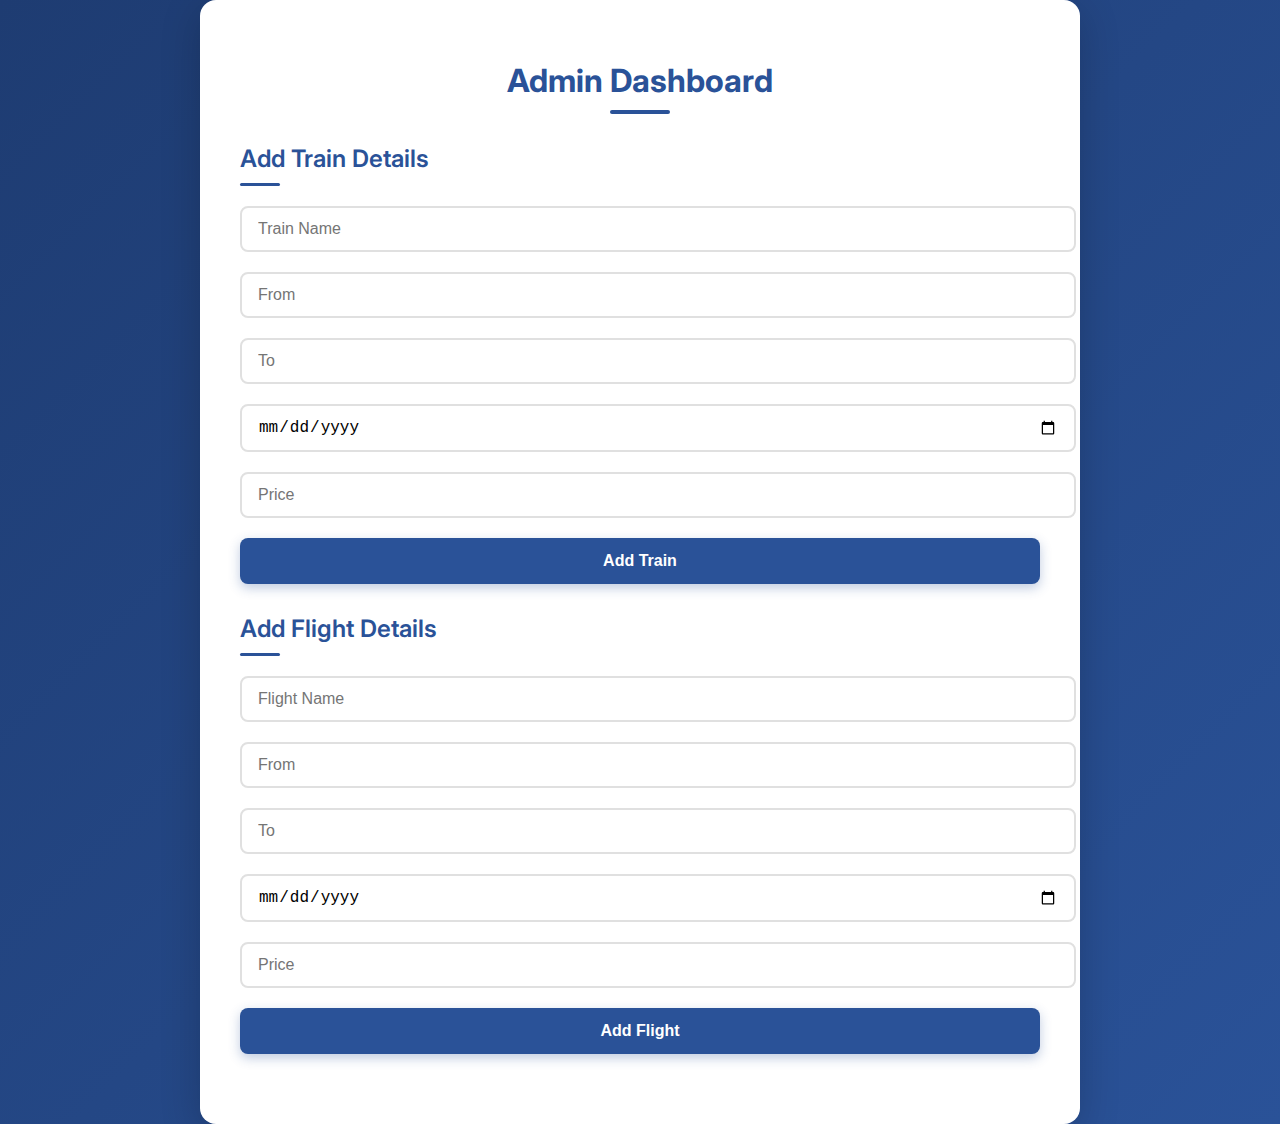
<file: admin.html>
<!DOCTYPE html>
<html lang="en">
<head>
    <meta charset="UTF-8">
    <meta name="viewport" content="width=device-width, initial-scale=1.0">
    <title>Admin Dashboard</title>
    <link rel="stylesheet" href="admin.css">
    <link href="https://fonts.googleapis.com/css2?family=Inter:wght@400;500;600;700&display=swap" rel="stylesheet">
</head>
<body>
    <div class="admin-container">
        <h1>Admin Dashboard</h1>
        
        <!-- Add Train Section -->
        <div class="admin-section">
            <h2>Add Train Details</h2>
            <div class="form-group">
                <input type="text" id="train-name" placeholder="Train Name">
            </div>
            <div class="form-group">
                <input type="text" id="train-from" placeholder="From">
            </div>
            <div class="form-group">
                <input type="text" id="train-to" placeholder="To">
            </div>
            <div class="form-group">
                <input type="date" id="train-date">
            </div>
            <div class="form-group">
                <input type="text" id="train-price" placeholder="Price">
            </div>
            <button onclick="addTrain()" class="btn-primary">Add Train</button>
        </div>
        
        <!-- Add Flight Section -->
        <div class="admin-section">
            <h2>Add Flight Details</h2>
            <div class="form-group">
                <input type="text" id="flight-name" placeholder="Flight Name">
            </div>
            <div class="form-group">
                <input type="text" id="flight-from" placeholder="From">
            </div>
            <div class="form-group">
                <input type="text" id="flight-to" placeholder="To">
            </div>
            <div class="form-group">
                <input type="date" id="flight-date">
            </div>
            <div class="form-group">
                <input type="text" id="flight-price" placeholder="Price">
            </div>
            <button onclick="addFlight()" class="btn-primary">Add Flight</button>
        </div>
    </div>

    <script>
        function addTrain() {
            let trains = JSON.parse(localStorage.getItem("trains")) || [];
            let train = {
                name: document.getElementById("train-name").value,
                from: document.getElementById("train-from").value,
                to: document.getElementById("train-to").value,
                date: document.getElementById("train-date").value,
                price: document.getElementById("train-price").value
            };
            trains.push(train);
            localStorage.setItem("trains", JSON.stringify(trains));
            alert("Train details added successfully!");
        }
        
        function addFlight() {
            let flights = JSON.parse(localStorage.getItem("flights")) || [];
            let flight = {
                name: document.getElementById("flight-name").value,
                from: document.getElementById("flight-from").value,
                to: document.getElementById("flight-to").value,
                date: document.getElementById("flight-date").value,
                price: document.getElementById("flight-price").value
            };
            flights.push(flight);
            localStorage.setItem("flights", JSON.stringify(flights));
            alert("Flight details added successfully!");
        }
    </script>
</body>
</html>
</file>
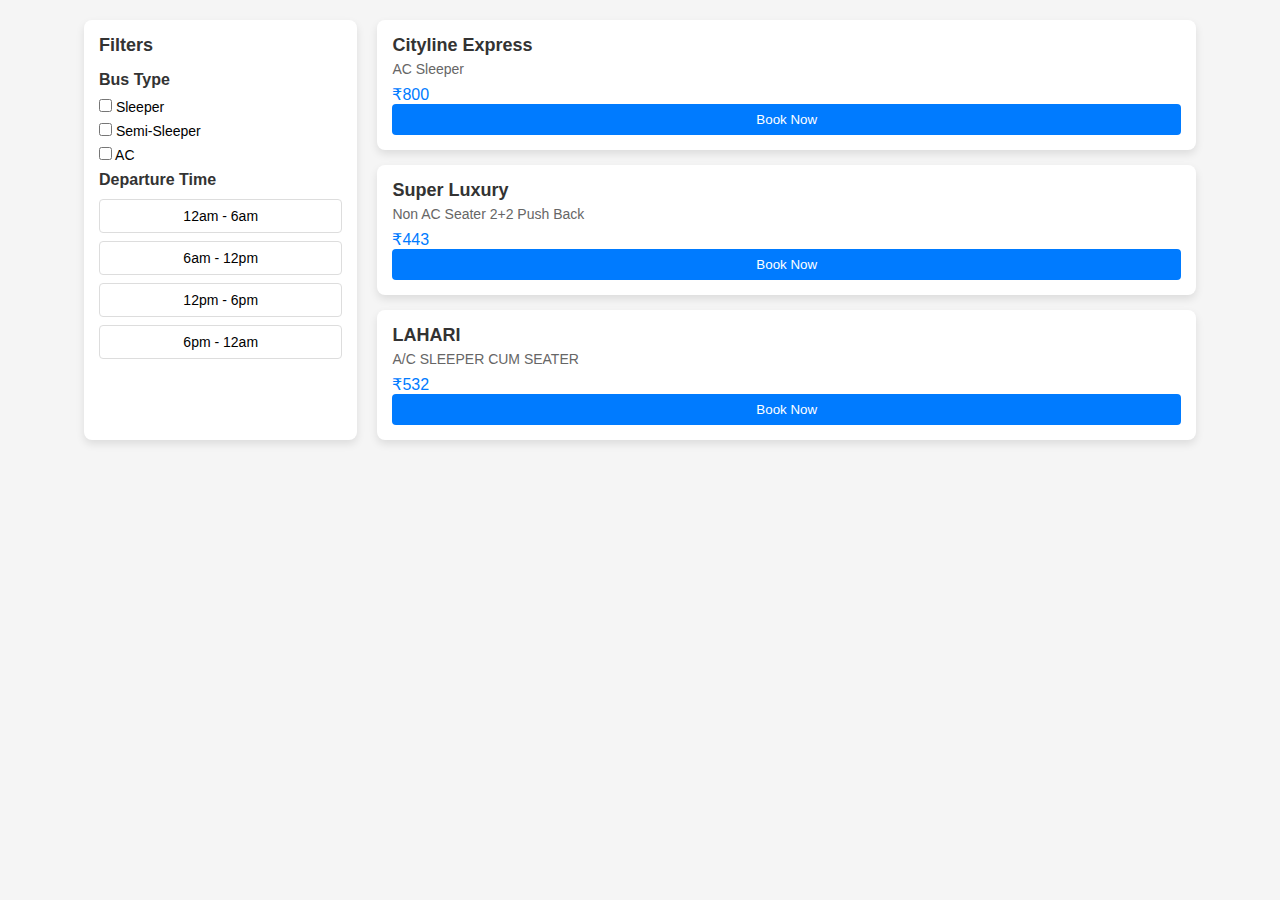
<file: buses.html>
<!DOCTYPE html>
<html lang="en">
<head>
    <meta charset="UTF-8">
    <meta name="viewport" content="width=device-width, initial-scale=1.0">
    <title>Bus Booking - TravelBooking</title>
    <link rel="stylesheet" href="buses.css">
</head>
<body>
    <div class="container">
        <!-- Sidebar -->
        <aside class="sidebar">
            <h2>Filters</h2>
            <div class="filter-section">
                <h4>Bus Type</h4>
                <label><input type="checkbox"> Sleeper</label>
                <label><input type="checkbox"> Semi-Sleeper</label>
                <label><input type="checkbox"> AC</label>
            </div>
            <div class="filter-section">
                <h4>Departure Time</h4>
                <button>12am - 6am</button>
                <button>6am - 12pm</button>
                <button>12pm - 6pm</button>
                <button>6pm - 12am</button>
            </div>
        </aside>

        <!-- Bus Listings -->
        <main class="bus-list">
            <div class="bus-item">
                <h3>Cityline Express</h3>
                <p>AC Sleeper</p>
                <span>₹800</span>
                <button class="book-button" onclick="goToPayment('Cityline Express', '800')">Book Now</button>
            </div>
            <div class="bus-item">
                <h3>Super Luxury</h3>
                <p>Non AC Seater 2+2 Push Back</p>
                <span>₹443</span>
                <button class="book-button" onclick="goToPayment('Super Luxury', '443')">Book Now</button>
            </div>
            <div class="bus-item">
                <h3>LAHARI</h3>
                <p>A/C SLEEPER CUM SEATER</p>
                <span>₹532</span>
                <button class="book-button" onclick="goToPayment('LAHARI', '532')">Book Now</button>
            </div>
            <!-- Repeat bus-item blocks for more buses -->
        </main>
    </div>

    <script>
        function goToPayment(busName, price) {
            const url = `payment.php?ticketName=${busName}&ticketPrice=${price}`;
            window.location.href = url;
        }
    </script>
</body>
</html>
</file>
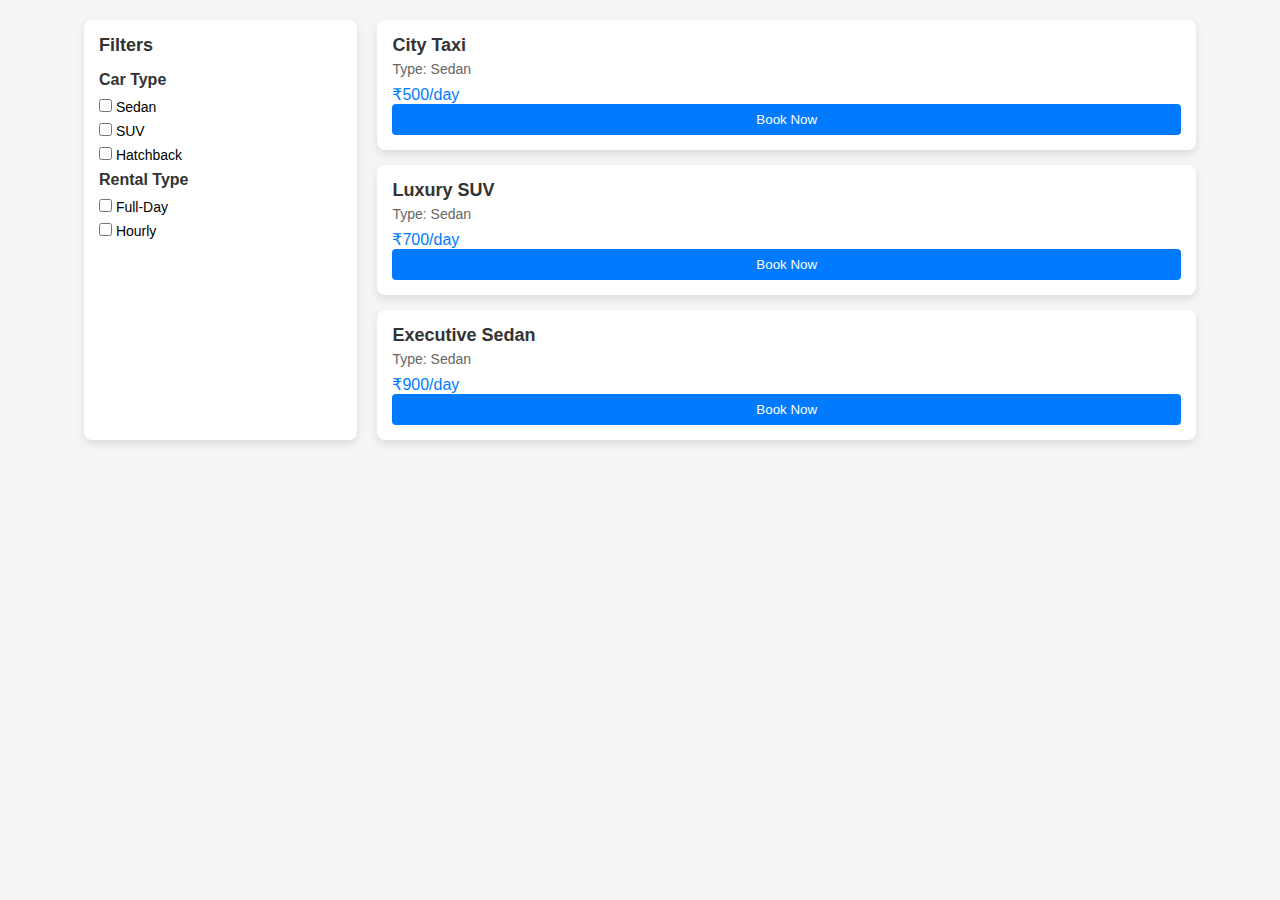
<file: cabs.html>
<!DOCTYPE html>
<html lang="en">
<head>
    <meta charset="UTF-8">
    <meta name="viewport" content="width=device-width, initial-scale=1.0">
    <title>Cab Booking - TravelBooking</title>
    <link rel="stylesheet" href="cabs.css">
</head>
<body>
    <div class="container">
        <!-- Sidebar -->
        <aside class="sidebar">
            <h2>Filters</h2>
            <div class="filter-section">
                <h4>Car Type</h4>
                <label><input type="checkbox"> Sedan</label>
                <label><input type="checkbox"> SUV</label>
                <label><input type="checkbox"> Hatchback</label>
            </div>
            <div class="filter-section">
                <h4>Rental Type</h4>
                <label><input type="checkbox"> Full-Day</label>
                <label><input type="checkbox"> Hourly</label>
            </div>
        </aside>

        <!-- Cab Listings -->
        <main class="cab-list">
            <div class="cab-item">
                <h3>City Taxi</h3>
                <p>Type: Sedan</p>
                <span>₹500/day</span>
                <button class="book-button" onclick="goToPayment('City Taxi', '500')">Book Now</button>
            </div>
            <div class="cab-item">
                <h3>Luxury SUV</h3>
                <p>Type: Sedan</p>
                <span>₹700/day</span>
                <button class="book-button" onclick="goToPayment('Luxury SUV', '700')">Book Now</button>
            </div>
            <div class="cab-item">
                <h3>Executive Sedan</h3>
                <p>Type: Sedan</p>
                <span>₹900/day</span>
                <button class="book-button" onclick="goToPayment('Executive Sedan', '900')">Book Now</button>
            </div>
            <!-- Repeat cab-item blocks for more cabs -->
        </main>
    </div>

    <script>
        function goToPayment(cabName, price) {
            const url = `payment.php?ticketName=${cabName}&ticketPrice=${price}`;
            window.location.href = url;
        }
    </script>
</body>
</html>
</file>
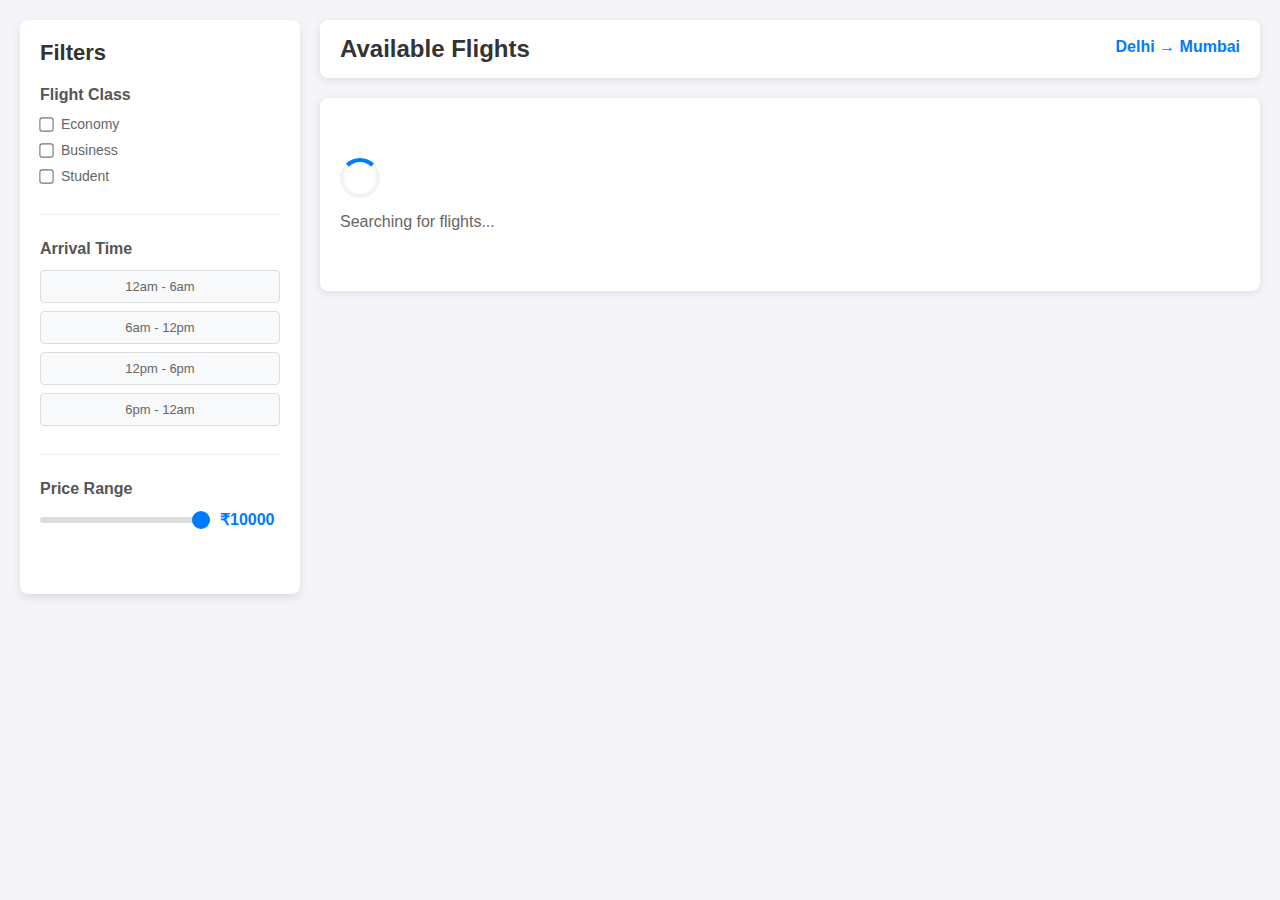
<file: flights.html>
<!DOCTYPE html>
<html lang="en">

<head>
    <meta charset="UTF-8">
    <meta name="viewport" content="width=device-width, initial-scale=1.0">
    <title>Travel Booking - BookMyTickets</title>
    <link rel="stylesheet" href="flights.css">
    <link rel="stylesheet" href="https://cdnjs.cloudflare.com/ajax/libs/font-awesome/6.0.0-beta3/css/all.min.css">
    <link rel="stylesheet" href="https://cdnjs.cloudflare.com/ajax/libs/animate.css/4.1.1/animate.min.css">
</head>

<body>
    <div class="container">
        <!-- Sidebar (Filters) -->
        <aside class="sidebar">
            <h2>Filters</h2>
            <div class="filter-section">
                <h4>Flight Class</h4>
                <label><input type="checkbox" class="flight-filter" value="economy"> Economy</label>
                <label><input type="checkbox" class="flight-filter" value="business"> Business</label>
                <label><input type="checkbox" class="flight-filter" value="student"> Student</label>
            </div>

            <div class="filter-section">
                <h4>Arrival Time</h4>
                <button class="time-filter" data-time="12am - 6am">12am - 6am</button>
                <button class="time-filter" data-time="6am - 12pm">6am - 12pm</button>
                <button class="time-filter" data-time="12pm - 6pm">12pm - 6pm</button>
                <button class="time-filter" data-time="6pm - 12am">6pm - 12am</button>
            </div>

            <div class="filter-section">
                <h4>Price Range</h4>
                <div class="price-range">
                    <input type="range" id="price-slider" min="1000" max="10000" value="10000" step="500">
                    <span id="price-value">₹10000</span>
                </div>
            </div>
        </aside>

        <!-- Main Content (Available Flights) -->
        <main class="main-content">
            <section id="flights">
                <div class="search-header">
                    <h2>Available Flights</h2>
                    <div class="search-info">
                        <span id="route-info"></span>
                        <span id="flight-count"></span>
                    </div>
                </div>

                <!-- Loading State -->
                <div id="loading" class="loading-state">
                    <div class="spinner"></div>
                    <p>Searching for flights...</p>
                </div>

                <!-- No Results State -->
                <div id="no-results" class="no-results" style="display: none;">
                    <i class="fas fa-plane-slash"></i>
                    <h3>No flights found</h3>
                    <p>Try adjusting your search criteria or dates.</p>
                </div>

                <!-- Flight Results -->
                <div id="flight-results" class="listing" style="display: none;">
                    <!-- Dynamic flight items will be inserted here -->
                </div>
            </section>
        </main>
    </div>

    <!-- Include the flight API service -->
    <script src="flight-api.js"></script>
    <script src="flights.js"></script>
    <script>
        // Initialize flight data service
        const flightService = new FlightDataService();
        let allFlights = [];
        let filteredFlights = [];

        // Function to extract URL parameters
        function getUrlParams() {
            const params = {};
            const queryString = window.location.search.substring(1);
            const pairs = queryString.split("&");
            pairs.forEach(pair => {
                const [key, value] = pair.split("=");
                params[key] = decodeURIComponent(value);
            });
            return params;
        }

        // Format time for display
        function formatTime(time) {
            const [hours, minutes] = time.split(':');
            const hour = parseInt(hours);
            const ampm = hour >= 12 ? 'PM' : 'AM';
            const displayHour = hour % 12 || 12;
            return `${displayHour}:${minutes} ${ampm}`;
        }

        // Create flight item HTML
        function createFlightItem(flight) {
            return `
                <div class="flight-item animate__animated animate__fadeIn" data-flight-id="${flight.id}">
                    <div class="flight-header">
                        <h3>${flight.airline}</h3>
                        <span class="flight-number">${flight.flightNumber}</span>
                    </div>
                    <div class="flight-timings">
                        <div class="departure">
                            <p><i class="fas fa-plane-departure"></i> <strong>Depart:</strong> ${formatTime(flight.departureTime)}</p>
                            <p class="location">${flight.from} (${flight.fromCode})</p>
                        </div>
                        <div class="duration">
                            <i class="fas fa-clock"></i>
                            <span>${flight.duration}</span>
                        </div>
                        <div class="arrival">
                            <p><i class="fas fa-plane-arrival"></i> <strong>Arrive:</strong> ${formatTime(flight.arrivalTime)}</p>
                            <p class="location">${flight.to} (${flight.toCode})</p>
                        </div>
                    </div>
                    <div class="flight-details">
                        <p><strong>Class:</strong> ${flight.class}</p>
                        <p><strong>Stops:</strong> ${flight.stops}</p>
                        <p><strong>Seats:</strong> ${flight.availableSeats} available</p>
                    </div>
                    <div class="flight-price">
                        <span class="price">₹${flight.price}</span>
                        <button class="book-button" onclick="bookNow('${flight.airline}', '₹${flight.price}', '${formatTime(flight.departureTime)}', '${formatTime(flight.arrivalTime)}', '${flight.from}', '${flight.to}')">Book Now</button>
                    </div>
                </div>
            `;
        }

        // Display flights
        function displayFlights(flights) {
            const resultsContainer = document.getElementById('flight-results');
            const noResults = document.getElementById('no-results');
            const flightCount = document.getElementById('flight-count');

            if (flights.length === 0) {
                resultsContainer.style.display = 'none';
                noResults.style.display = 'block';
                flightCount.textContent = '0 flights found';
            } else {
                resultsContainer.style.display = 'block';
                noResults.style.display = 'none';
                flightCount.textContent = `${flights.length} flights found`;

                resultsContainer.innerHTML = flights.map(flight => createFlightItem(flight)).join('');
            }
        }

        // Apply filters
        function applyFilters() {
            let filtered = [...allFlights];

            // Apply time filter
            const activeTimeFilter = document.querySelector('.time-filter.active');
            if (activeTimeFilter) {
                const timeRange = activeTimeFilter.getAttribute('data-time');
                filtered = flightService.filterByTimeRange(filtered, timeRange);
            }

            // Apply class filter
            const selectedClasses = Array.from(document.querySelectorAll('.flight-filter:checked'))
                .map(checkbox => checkbox.value);
            if (selectedClasses.length > 0) {
                filtered = filtered.filter(flight =>
                    selectedClasses.some(cls => flight.class.toLowerCase().includes(cls.toLowerCase()))
                );
            }

            // Apply price filter
            const maxPrice = parseInt(document.getElementById('price-slider').value);
            filtered = filtered.filter(flight => flight.price <= maxPrice);

            filteredFlights = filtered;
            displayFlights(filtered);
        }

        // Initialize the page
        async function initializePage() {
            const params = getUrlParams();
            const from = params.from || 'Delhi';
            const to = params.to || 'Mumbai';

            // Update route info
            document.getElementById('route-info').textContent = `${from} → ${to}`;

            // Show loading
            document.getElementById('loading').style.display = 'block';
            document.getElementById('flight-results').style.display = 'none';
            document.getElementById('no-results').style.display = 'none';

            try {
                // Fetch flight data
                const response = await flightService.fetchFlights(from, to);

                if (response.success) {
                    allFlights = response.data;
                    filteredFlights = [...allFlights];

                    // Hide loading and display flights
                    document.getElementById('loading').style.display = 'none';
                    displayFlights(filteredFlights);
                } else {
                    throw new Error('Failed to fetch flights');
                }
            } catch (error) {
                console.error('Error fetching flights:', error);
                document.getElementById('loading').style.display = 'none';
                document.getElementById('no-results').style.display = 'block';
            }
        }

        // Event listeners
        document.addEventListener('DOMContentLoaded', function () {
            // Initialize page
            initializePage();

            // Time filter buttons
            document.querySelectorAll('.time-filter').forEach(button => {
                button.addEventListener('click', function () {
                    document.querySelectorAll('.time-filter').forEach(btn => btn.classList.remove('active'));
                    this.classList.add('active');
                    applyFilters();
                });
            });

            // Class filter checkboxes
            document.querySelectorAll('.flight-filter').forEach(checkbox => {
                checkbox.addEventListener('change', applyFilters);
            });

            // Price slider
            const priceSlider = document.getElementById('price-slider');
            const priceValue = document.getElementById('price-value');

            priceSlider.addEventListener('input', function () {
                priceValue.textContent = `₹${this.value}`;
                applyFilters();
            });
        });

        function bookNow(ticketName, ticketPrice, departTime, arriveTime, departLocation, arriveLocation) {
            // Redirect to the details page with flight details as URL parameters
            window.location.href = `payment.php?ticketName=${encodeURIComponent(ticketName)}&ticketPrice=${encodeURIComponent(ticketPrice)}&departTime=${encodeURIComponent(departTime)}&arriveTime=${encodeURIComponent(arriveTime)}&departLocation=${encodeURIComponent(departLocation)}&arriveLocation=${encodeURIComponent(arriveLocation)}`;
        }
    </script>
</body>

</html>
</file>
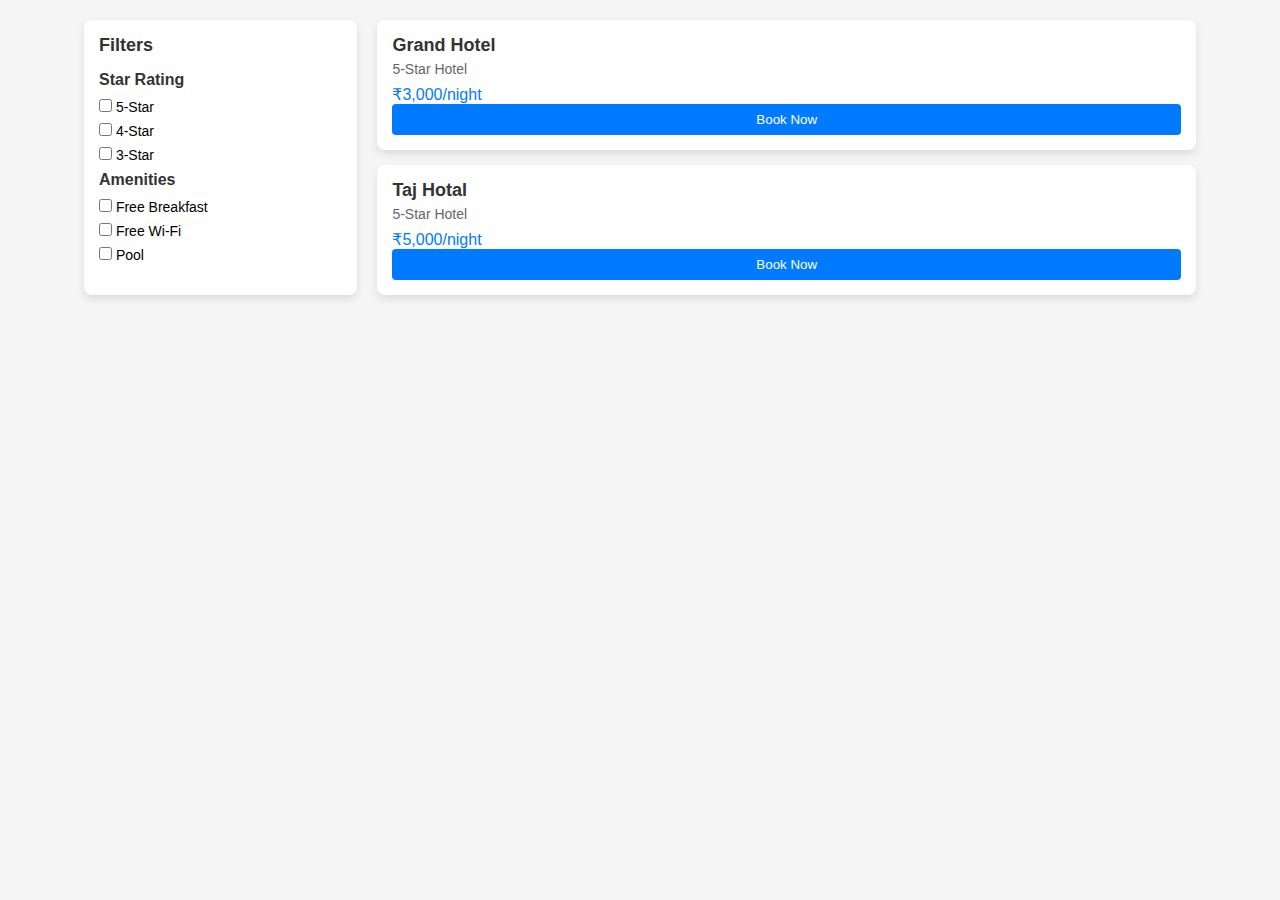
<file: hotals.html>
<!DOCTYPE html>
<html lang="en">

<head>
    <meta charset="UTF-8">
    <meta name="viewport" content="width=device-width, initial-scale=1.0">
    <title>Hotel Booking - TravelBooking</title>
    <link rel="stylesheet" href="hotals.css">
</head>

<body>
    <div class="container">
        <!-- Sidebar -->
        <aside class="sidebar">
            <h2>Filters</h2>
            <div class="filter-section">
                <h4>Star Rating</h4>
                <label><input type="checkbox"> 5-Star</label>
                <label><input type="checkbox"> 4-Star</label>
                <label><input type="checkbox"> 3-Star</label>
            </div>
            <div class="filter-section">
                <h4>Amenities</h4>
                <label><input type="checkbox"> Free Breakfast</label>
                <label><input type="checkbox"> Free Wi-Fi</label>
                <label><input type="checkbox"> Pool</label>
            </div>
        </aside>

        <!-- Hotel Listings -->
        <main class="hotel-list">
            <div class="hotel-item">
                <h3>Grand Hotel</h3>
                <p>5-Star Hotel</p>
                <span>₹3,000/night</span>
                <button class="book-button" onclick="goToPayment('Grand Hotel', '3000')">Book Now</button>
            </div>
            <div class="hotel-item">
                <h3>Taj Hotal</h3>
                <p>5-Star Hotel</p>
                <span>₹5,000/night</span>
                <button class="book-button" onclick="goToPayment('Taj Hotal', '5000')">Book Now</button>
            </div>


            <!-- Repeat hotel-item blocks for more hotels -->
        </main>
    </div>

    <script>
        function goToPayment(hotelName, price) {
            const url = `payment.php?ticketName=${hotelName}&ticketPrice=${price}`;
            window.location.href = url;
        }
    </script>
</body>

</html>
</file>
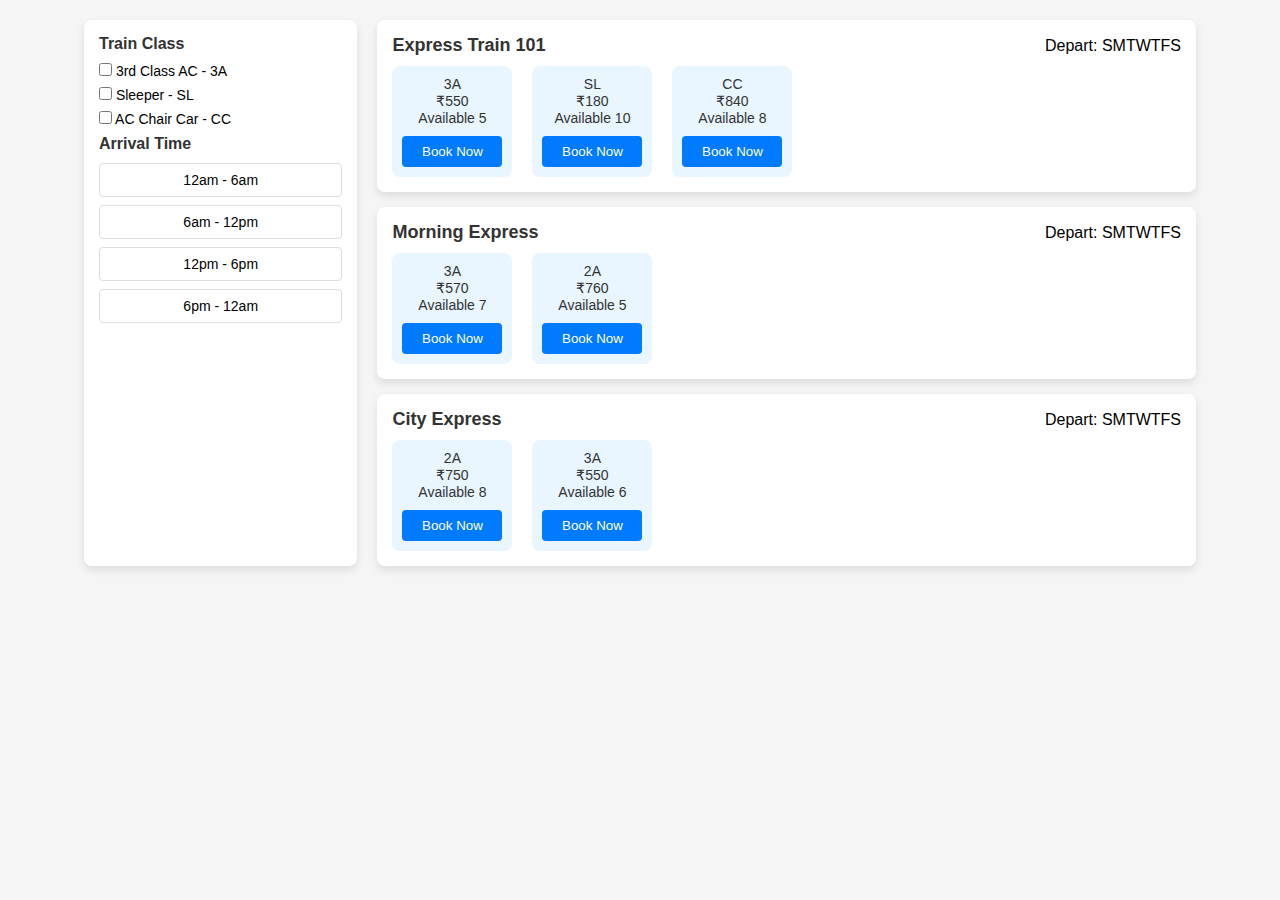
<file: trains.html>
<!DOCTYPE html>
<html lang="en">

<head>
    <meta charset="UTF-8">
    <meta name="viewport" content="width=device-width, initial-scale=1.0">
    <title>Train Booking - TravelBooking</title>
    <link rel="stylesheet" href="trains.css">
    <link rel="stylesheet" href="https://cdnjs.cloudflare.com/ajax/libs/font-awesome/6.0.0-beta3/css/all.min.css">
</head>

<body>
    <div class="container">
        <!-- Filter Sidebar -->
        <aside class="sidebar">
            <div class="filter-section">
                <h4>Train Class</h4>
                <label><input type="checkbox"> 3rd Class AC - 3A</label>
                <label><input type="checkbox"> Sleeper - SL</label>
                <label><input type="checkbox"> AC Chair Car - CC</label>
            </div>
            <div class="filter-section">
                <h4>Arrival Time</h4>
                <button>12am - 6am</button>
                <button>6am - 12pm</button>
                <button>12pm - 6pm</button>
                <button>6pm - 12am</button>
            </div>
        </aside>

        <!-- Train Listings -->
        <main class="train-list">
            <div class="train">
                <div class="train-header">
                    <h2>Express Train 101</h2>
                    <span>Depart: SMTWTFS</span>
                </div>
                <div class="train-details">
                    <div class="class">
                        <p>3A</p>
                        <span>₹550</span>
                        <p>Available 5</p>
                        <button class="book-now" data-train="Express Train 101" data-price="₹550">Book Now</button>
                    </div>
                    <div class="class">
                        <p>SL</p>
                        <span>₹180</span>
                        <p>Available 10</p>
                        <button class="book-now" data-train="Express Train 101" data-price="₹180">Book Now</button>
                    </div>
                    <div class="class">
                        <p>CC</p>
                        <span>₹840</span>
                        <p>Available 8</p>
                        <button class="book-now" data-train="Express Train 101" data-price="₹840">Book Now</button>
                    </div>
                </div>
            </div>
            <div class="train">
                <div class="train-header">
                    <h2>Morning Express</h2>
                    <span>Depart: SMTWTFS</span>
                </div>
                <div class="train-details">
                    <div class="class">
                        <p>3A</p>
                        <span>₹570</span>
                        <p>Available 7</p>
                        <button class="book-now" data-train="Morning Express" data-price="₹570">Book Now</button>
                    </div>
                    <div class="class">
                        <p>2A</p>
                        <span>₹760</span>
                        <p>Available 5</p>
                        <button class="book-now" data-train="Morning Express" data-price="₹760">Book Now</button>
                    </div>
                </div>
            </div>
            <div class="train">
                <div class="train-header">
                    <h2>City Express</h2>
                    <span>Depart: SMTWTFS</span>
                </div>
                <div class="train-details">
                    <div class="class">
                        <p>2A</p>
                        <span>₹750</span>
                        <p>Available 8</p>
                        <button class="book-now" data-train="City Express" data-price="₹750">Book Now</button>
                    </div>
                    <div class="class">
                        <p>3A</p>
                        <span>₹550</span>
                        <p>Available 6</p>
                        <button class="book-now" data-train="City Express" data-price="₹550">Book Now</button>
                    </div>
                </div>
            </div>


            <!-- Repeat similar structure for each train -->

        </main>
    </div>

    <script>
        // Handle the "Book Now" button click and navigate to the payment page with train details
        document.querySelectorAll('.book-now').forEach(button => {
            button.addEventListener('click', function () {
                const trainName = this.getAttribute('data-train');
                const price = this.getAttribute('data-price');
                window.location.href = `payment.php?ticketName=${encodeURIComponent(trainName)}&ticketPrice=${encodeURIComponent(price)}`;
            });
        });
    </script>
</body>

</html>
</file>
<file: admin.css>
/* General Styles */
body {
    font-family: 'Inter', sans-serif;
    background: linear-gradient(135deg, #1e3c72, #2a5298);
    margin: 0;
    padding: 0;
    display: flex;
    justify-content: center;
    align-items: center;
    min-height: 100vh;
    color: #333;
}

/* Admin Container */
.admin-container {
    width: 90%;
    max-width: 800px;
    background: #ffffff;
    padding: 40px;
    border-radius: 16px;
    box-shadow: 0px 10px 40px rgba(0, 0, 0, 0.2);
    animation: fadeIn 0.8s ease-in-out;
}

/* Header */
h1 {
    text-align: center;
    color: #2a5298;
    font-size: 32px;
    font-weight: 700;
    margin-bottom: 30px;
    position: relative;
}

h1::after {
    content: "";
    width: 60px;
    height: 4px;
    background: #2a5298;
    display: block;
    margin: 10px auto 0;
    border-radius: 2px;
}

/* Admin Sections */
.admin-section {
    margin-bottom: 30px;
}

h2 {
    font-size: 24px;
    font-weight: 600;
    color: #2a5298;
    margin-bottom: 20px;
    position: relative;
}

h2::after {
    content: "";
    width: 40px;
    height: 3px;
    background: #2a5298;
    display: block;
    margin: 10px 0 20px;
    border-radius: 2px;
}

/* Form Styles */
.form-group {
    margin-bottom: 20px;
}

input {
    width: 100%;
    padding: 12px 16px;
    border: 2px solid #e0e0e0;
    border-radius: 8px;
    font-size: 16px;
    outline: none;
    transition: all 0.3s ease;
}

input:focus {
    border-color: #2a5298;
    box-shadow: 0px 0px 8px rgba(42, 82, 152, 0.3);
}

/* Buttons */
.btn-primary {
    width: 100%;
    padding: 14px;
    border: none;
    border-radius: 8px;
    font-size: 16px;
    font-weight: 600;
    cursor: pointer;
    transition: all 0.3s ease;
    background: #2a5298;
    color: white;
    box-shadow: 0px 4px 12px rgba(42, 82, 152, 0.3);
}

.btn-primary:hover {
    background: #1e3c72;
    transform: translateY(-2px);
    box-shadow: 0px 6px 16px rgba(42, 82, 152, 0.4);
}

.btn-primary:active {
    transform: scale(0.98);
}

/* Animations */
@keyframes fadeIn {
    from {
        opacity: 0;
        transform: translateY(-20px);
    }
    to {
        opacity: 1;
        transform: translateY(0);
    }
}
</file>
<file: buses.css>
/* buses.css */

* {
    margin: 0;
    padding: 0;
    box-sizing: border-box;
    font-family: Arial, sans-serif;
}

body {
    display: flex;
    justify-content: center;
    align-items: flex-start;
    background-color: #f5f5f5;
}

.container {
    display: flex;
    width: 90%;
    max-width: 1200px;
    padding: 20px;
    gap: 20px;
}

/* Sidebar */
.sidebar {
    width: 25%;
    background-color: #fff;
    padding: 15px;
    border-radius: 8px;
    box-shadow: 0 4px 8px rgba(0, 0, 0, 0.1);
}

.sidebar h2 {
    font-size: 18px;
    color: #333;
    margin-bottom: 15px;
}

.filter-section h4 {
    margin-bottom: 10px;
    color: #333;
}

.filter-section label,
.filter-section button {
    display: block;
    margin-bottom: 8px;
    font-size: 14px;
}

button {
    padding: 8px;
    width: 100%;
    border: 1px solid #ddd;
    background-color: #fff;
    border-radius: 4px;
    cursor: pointer;
}

/* Bus Listing Styles */
.bus-list {
    width: 75%;
    display: flex;
    flex-direction: column;
    gap: 15px;
}

.bus-item {
    background-color: #fff;
    padding: 15px;
    border-radius: 8px;
    box-shadow: 0 4px 8px rgba(0, 0, 0, 0.1);
}

.bus-item h3 {
    font-size: 18px;
    color: #333;
    margin-bottom: 5px;
}

.bus-item p {
    font-size: 14px;
    color: #666;
    margin-bottom: 8px;
}

.bus-item span {
    font-size: 16px;
    color: #007bff;
}

.book-button {
    background-color: #007bff;
    color: white;
    border: none;
    padding: 8px 16px;
    border-radius: 4px;
    cursor: pointer;
}

.book-button:hover {
    background-color: #0056b3;
}
</file>
<file: cabs.css>
/* cabs.css */

* {
    margin: 0;
    padding: 0;
    box-sizing: border-box;
    font-family: Arial, sans-serif;
}

body {
    display: flex;
    justify-content: center;
    align-items: flex-start;
    background-color: #f5f5f5;
}

.container {
    display: flex;
    width: 90%;
    max-width: 1200px;
    padding: 20px;
    gap: 20px;
}

/* Sidebar */
.sidebar {
    width: 25%;
    background-color: #fff;
    padding: 15px;
    border-radius: 8px;
    box-shadow: 0 4px 8px rgba(0, 0, 0, 0.1);
}

.sidebar h2 {
    font-size: 18px;
    color: #333;
    margin-bottom: 15px;
}

.filter-section h4 {
    margin-bottom: 10px;
    color: #333;
}

.filter-section label, .filter-section button {
    display: block;
    margin-bottom: 8px;
    font-size: 14px;
}

button {
    padding: 8px;
    width: 100%;
    border: 1px solid #ddd;
    background-color: #fff;
    border-radius: 4px;
    cursor: pointer;
}

/* Cab Listing Styles */
.cab-list {
    width: 75%;
    display: flex;
    flex-direction: column;
    gap: 15px;
}

.cab-item {
    background-color: #fff;
    padding: 15px;
    border-radius: 8px;
    box-shadow: 0 4px 8px rgba(0, 0, 0, 0.1);
}

.cab-item h3 {
    font-size: 18px;
    color: #333;
    margin-bottom: 5px;
}

.cab-item p {
    font-size: 14px;
    color: #666;
    margin-bottom: 8px;
}

.cab-item span {
    font-size: 16px;
    color: #007bff;
}

.book-button {
    background-color: #007bff;
    color: white;
    border: none;
    padding: 8px 16px;
    border-radius: 4px;
    cursor: pointer;
}

.book-button:hover {
    background-color: #0056b3;
}
</file>
<file: hotals.css>
/* hotels.css */

* {
    margin: 0;
    padding: 0;
    box-sizing: border-box;
    font-family: Arial, sans-serif;
}

body {
    display: flex;
    justify-content: center;
    align-items: flex-start;
    background-color: #f5f5f5;
}

.container {
    display: flex;
    width: 90%;
    max-width: 1200px;
    padding: 20px;
    gap: 20px;
}

/* Sidebar */
.sidebar {
    width: 25%;
    background-color: #fff;
    padding: 15px;
    border-radius: 8px;
    box-shadow: 0 4px 8px rgba(0, 0, 0, 0.1);
}

.sidebar h2 {
    font-size: 18px;
    color: #333;
    margin-bottom: 15px;
}

.filter-section h4 {
    margin-bottom: 10px;
    color: #333;
}

.filter-section label, .filter-section button {
    display: block;
    margin-bottom: 8px;
    font-size: 14px;
}

button {
    padding: 8px;
    width: 100%;
    border: 1px solid #ddd;
    background-color: #fff;
    border-radius: 4px;
    cursor: pointer;
}

/* Hotel Listing Styles */
.hotel-list {
    width: 75%;
    display: flex;
    flex-direction: column;
    gap: 15px;
}

.hotel-item {
    background-color: #fff;
    padding: 15px;
    border-radius: 8px;
    box-shadow: 0 4px 8px rgba(0, 0, 0, 0.1);
}

.hotel-item h3 {
    font-size: 18px;
    color: #333;
    margin-bottom: 5px;
}

.hotel-item p {
    font-size: 14px;
    color: #666;
    margin-bottom: 8px;
}

.hotel-item span {
    font-size: 16px;
    color: #007bff;
}

.book-button {
    background-color: #007bff;
    color: white;
    border: none;
    padding: 8px 16px;
    border-radius: 4px;
    cursor: pointer;
}

.book-button:hover {
    background-color: #0056b3;
}
</file>
<file: trains.css>
/* trains.css */

* {
    margin: 0;
    padding: 0;
    box-sizing: border-box;
    font-family: Arial, sans-serif;
}

body {
    display: flex;
    justify-content: center;
    align-items: flex-start;
    background-color: #f5f5f5;
}

.container {
    display: flex;
    width: 90%;
    max-width: 1200px;
    padding: 20px;
    gap: 20px;
}

.sidebar {
    width: 25%;
    background-color: #fff;
    padding: 15px;
    border-radius: 8px;
    box-shadow: 0 4px 8px rgba(0, 0, 0, 0.1);
}

.filter-section h4 {
    margin-bottom: 10px;
    color: #333;
}

.filter-section label, .filter-section button {
    display: block;
    margin-bottom: 8px;
    font-size: 14px;
}

button {
    padding: 8px;
    width: 100%;
    border: 1px solid #ddd;
    background-color: #fff;
    border-radius: 4px;
    cursor: pointer;
}

button:hover {
    background-color: #e9f5ff;
}

.train-list {
    width: 75%;
    display: flex;
    flex-direction: column;
    gap: 15px;
}

.train {
    background-color: #fff;
    padding: 15px;
    border-radius: 8px;
    box-shadow: 0 4px 8px rgba(0, 0, 0, 0.1);
}

.train-header, .train-footer {
    display: flex;
    justify-content: space-between;
    align-items: center;
}

.train-header h2 {
    font-size: 18px;
    color: #333;
}

.train-details {
    display: flex;
    gap: 20px;
    margin-top: 10px;
}

.class {
    text-align: center;
    background-color: #e9f5ff;
    padding: 10px;
    border-radius: 8px;
    width: 120px;
}

.class p, .class span {
    font-size: 14px;
    color: #333;
}

.book-now {
    margin-top: 10px;
    background-color: #007bff;
    color: white;
    border: none;
    padding: 8px 16px;
    border-radius: 4px;
    cursor: pointer;
}

.book-now:hover {
    background-color: #0056b3;
}

.view-route {
    background-color: #007bff;
    color: white;
    border: none;
    padding: 8px 16px;
    border-radius: 4px;
    cursor: pointer;
}

.view-route:hover {
    background-color: #0056b3;
}

/* Responsive */
@media (max-width: 768px) {
    .container {
        flex-direction: column;
    }
    .sidebar {
        width: 100%;
    }
    .train-list {
        width: 100%;
    }
}
</file>
<file: flights.css>
/* General Reset */
* {
    margin: 0;
    padding: 0;
    box-sizing: border-box;
    font-family: 'Arial', sans-serif;
}

/* Body */
body {
    background-color: #f4f4f9;
    font-size: 16px;
}

/* Container Layout */
.container {
    display: flex;
    justify-content: space-between;
    padding: 20px;
    max-width: 1400px;
    margin: 0 auto;
}

/* Sidebar */
.sidebar {
    width: 280px;
    background-color: #fff;
    padding: 20px;
    border-radius: 8px;
    box-shadow: 0 4px 10px rgba(0, 0, 0, 0.1);
    height: fit-content;
    position: sticky;
    top: 20px;
}

.sidebar h2 {
    font-size: 22px;
    margin-bottom: 20px;
    color: #333;
}

.filter-section {
    margin-bottom: 25px;
    padding-bottom: 20px;
    border-bottom: 1px solid #eee;
}

.filter-section:last-child {
    border-bottom: none;
}

.filter-section h4 {
    margin-bottom: 12px;
    color: #555;
    font-size: 16px;
}

.filter-section label {
    display: flex;
    align-items: center;
    margin-bottom: 10px;
    font-size: 14px;
    cursor: pointer;
    color: #666;
}

.filter-section label:hover {
    color: #007bff;
}

.filter-section input[type="checkbox"] {
    margin-right: 8px;
    transform: scale(1.1);
}

/* Time Filter Buttons */
.time-filter {
    display: block;
    width: 100%;
    padding: 8px 12px;
    margin-bottom: 8px;
    background-color: #f8f9fa;
    color: #666;
    border: 1px solid #ddd;
    border-radius: 4px;
    cursor: pointer;
    font-size: 13px;
    transition: all 0.3s ease;
}

.time-filter:hover {
    background-color: #e9ecef;
    color: #333;
}

.time-filter.active {
    background-color: #007bff;
    color: white;
    border-color: #007bff;
}

/* Price Range */
.price-range {
    display: flex;
    align-items: center;
    gap: 10px;
}

#price-slider {
    flex: 1;
    height: 6px;
    border-radius: 3px;
    background: #ddd;
    outline: none;
    -webkit-appearance: none;
}

#price-slider::-webkit-slider-thumb {
    -webkit-appearance: none;
    appearance: none;
    width: 18px;
    height: 18px;
    border-radius: 50%;
    background: #007bff;
    cursor: pointer;
}

#price-slider::-moz-range-thumb {
    width: 18px;
    height: 18px;
    border-radius: 50%;
    background: #007bff;
    cursor: pointer;
    border: none;
}

#price-value {
    font-weight: bold;
    color: #007bff;
    min-width: 60px;
}

/* Main Content */
.main-content {
    flex: 1;
    margin-left: 20px;
    display: flex;
    flex-direction: column;
}

/* Search Header */
.search-header {
    display: flex;
    justify-content: space-between;
    align-items: center;
    margin-bottom: 20px;
    padding: 15px 20px;
    background-color: #fff;
    border-radius: 8px;
    box-shadow: 0 2px 8px rgba(0, 0, 0, 0.1);
}

.search-header h2 {
    margin: 0;
    color: #333;
}

.search-info {
    display: flex;
    flex-direction: column;
    align-items: flex-end;
    gap: 5px;
}

#route-info {
    font-weight: bold;
    color: #007bff;
    font-size: 16px;
}

#flight-count {
    font-size: 14px;
    color: #666;
}

/* Loading State */
.loading-state {
    display: flex;
    flex-direction: column;
    align-items: center;
    justify-content: center;
    padding: 60px 20px;
    background-color: #fff;
    border-radius: 8px;
    box-shadow: 0 2px 8px rgba(0, 0, 0, 0.1);
}

.spinner {
    width: 40px;
    height: 40px;
    border: 4px solid #f3f3f3;
    border-top: 4px solid #007bff;
    border-radius: 50%;
    animation: spin 1s linear infinite;
    margin-bottom: 15px;
}

@keyframes spin {
    0% {
        transform: rotate(0deg);
    }

    100% {
        transform: rotate(360deg);
    }
}

.loading-state p {
    color: #666;
    font-size: 16px;
}

/* No Results State */
.no-results {
    display: flex;
    flex-direction: column;
    align-items: center;
    justify-content: center;
    padding: 60px 20px;
    background-color: #fff;
    border-radius: 8px;
    box-shadow: 0 2px 8px rgba(0, 0, 0, 0.1);
    text-align: center;
}

.no-results i {
    font-size: 48px;
    color: #ccc;
    margin-bottom: 15px;
}

.no-results h3 {
    color: #666;
    margin-bottom: 10px;
}

.no-results p {
    color: #999;
    font-size: 14px;
}

/* Flight Listings */
.listing {
    display: grid;
    grid-template-columns: repeat(auto-fit, minmax(400px, 1fr));
    gap: 20px;
}

.flight-item {
    background-color: #fff;
    padding: 25px;
    border-radius: 12px;
    box-shadow: 0 4px 15px rgba(0, 0, 0, 0.1);
    transition: transform 0.2s ease, box-shadow 0.2s ease;
    border: 1px solid #f0f0f0;
}

.flight-item:hover {
    transform: translateY(-2px);
    box-shadow: 0 6px 20px rgba(0, 0, 0, 0.15);
}

.flight-header {
    display: flex;
    justify-content: space-between;
    align-items: center;
    margin-bottom: 15px;
    padding-bottom: 10px;
    border-bottom: 1px solid #eee;
}

.flight-header h3 {
    font-size: 20px;
    color: #007bff;
    margin: 0;
}

.flight-number {
    background-color: #f8f9fa;
    color: #666;
    padding: 4px 8px;
    border-radius: 4px;
    font-size: 12px;
    font-weight: normal;
}

.flight-timings {
    display: grid;
    grid-template-columns: 1fr auto 1fr;
    gap: 15px;
    align-items: center;
    margin-bottom: 15px;
}

.departure,
.arrival {
    text-align: left;
}

.departure p,
.arrival p {
    margin: 5px 0;
    color: #555;
    font-size: 14px;
}

.departure p:first-child,
.arrival p:first-child {
    font-weight: bold;
    color: #333;
    font-size: 16px;
}

.location {
    color: #666 !important;
    font-size: 12px !important;
    font-weight: normal !important;
}

.duration {
    display: flex;
    flex-direction: column;
    align-items: center;
    color: #666;
    font-size: 12px;
}

.duration i {
    font-size: 16px;
    color: #007bff;
    margin-bottom: 5px;
}

.flight-details {
    display: grid;
    grid-template-columns: repeat(3, 1fr);
    gap: 10px;
    margin-bottom: 15px;
    padding: 15px;
    background-color: #f8f9fa;
    border-radius: 8px;
}

.flight-details p {
    margin: 0;
    font-size: 13px;
    color: #666;
    text-align: center;
}

.flight-details strong {
    color: #333;
}

.flight-price {
    display: flex;
    justify-content: space-between;
    align-items: center;
    padding-top: 15px;
    border-top: 1px solid #eee;
}

.price {
    font-size: 24px;
    font-weight: bold;
    color: #27ae60;
}

.book-button {
    padding: 10px 20px;
    background-color: #007bff;
    color: white;
    border: none;
    border-radius: 6px;
    cursor: pointer;
    font-size: 14px;
    font-weight: bold;
    transition: background-color 0.3s ease;
}

.book-button:hover {
    background-color: #0056b3;
}

/* Responsive Layout */
@media (max-width: 1200px) {
    .container {
        flex-direction: column;
    }

    .sidebar {
        width: 100%;
        margin-bottom: 20px;
        position: static;
    }

    .main-content {
        margin-left: 0;
    }
}

@media (max-width: 768px) {
    .container {
        padding: 10px;
    }

    .search-header {
        flex-direction: column;
        gap: 10px;
        text-align: center;
    }

    .search-info {
        align-items: center;
    }

    .listing {
        grid-template-columns: 1fr;
    }

    .flight-timings {
        grid-template-columns: 1fr;
        gap: 10px;
    }

    .departure,
    .arrival {
        text-align: center;
    }

    .duration {
        order: -1;
        margin-bottom: 10px;
    }

    .flight-details {
        grid-template-columns: 1fr;
        gap: 8px;
    }

    .flight-price {
        flex-direction: column;
        gap: 10px;
        text-align: center;
    }
}

@media (max-width: 480px) {
    .flight-item {
        padding: 15px;
    }

    .flight-header h3 {
        font-size: 18px;
    }

    .price {
        font-size: 20px;
    }
}
</file>
